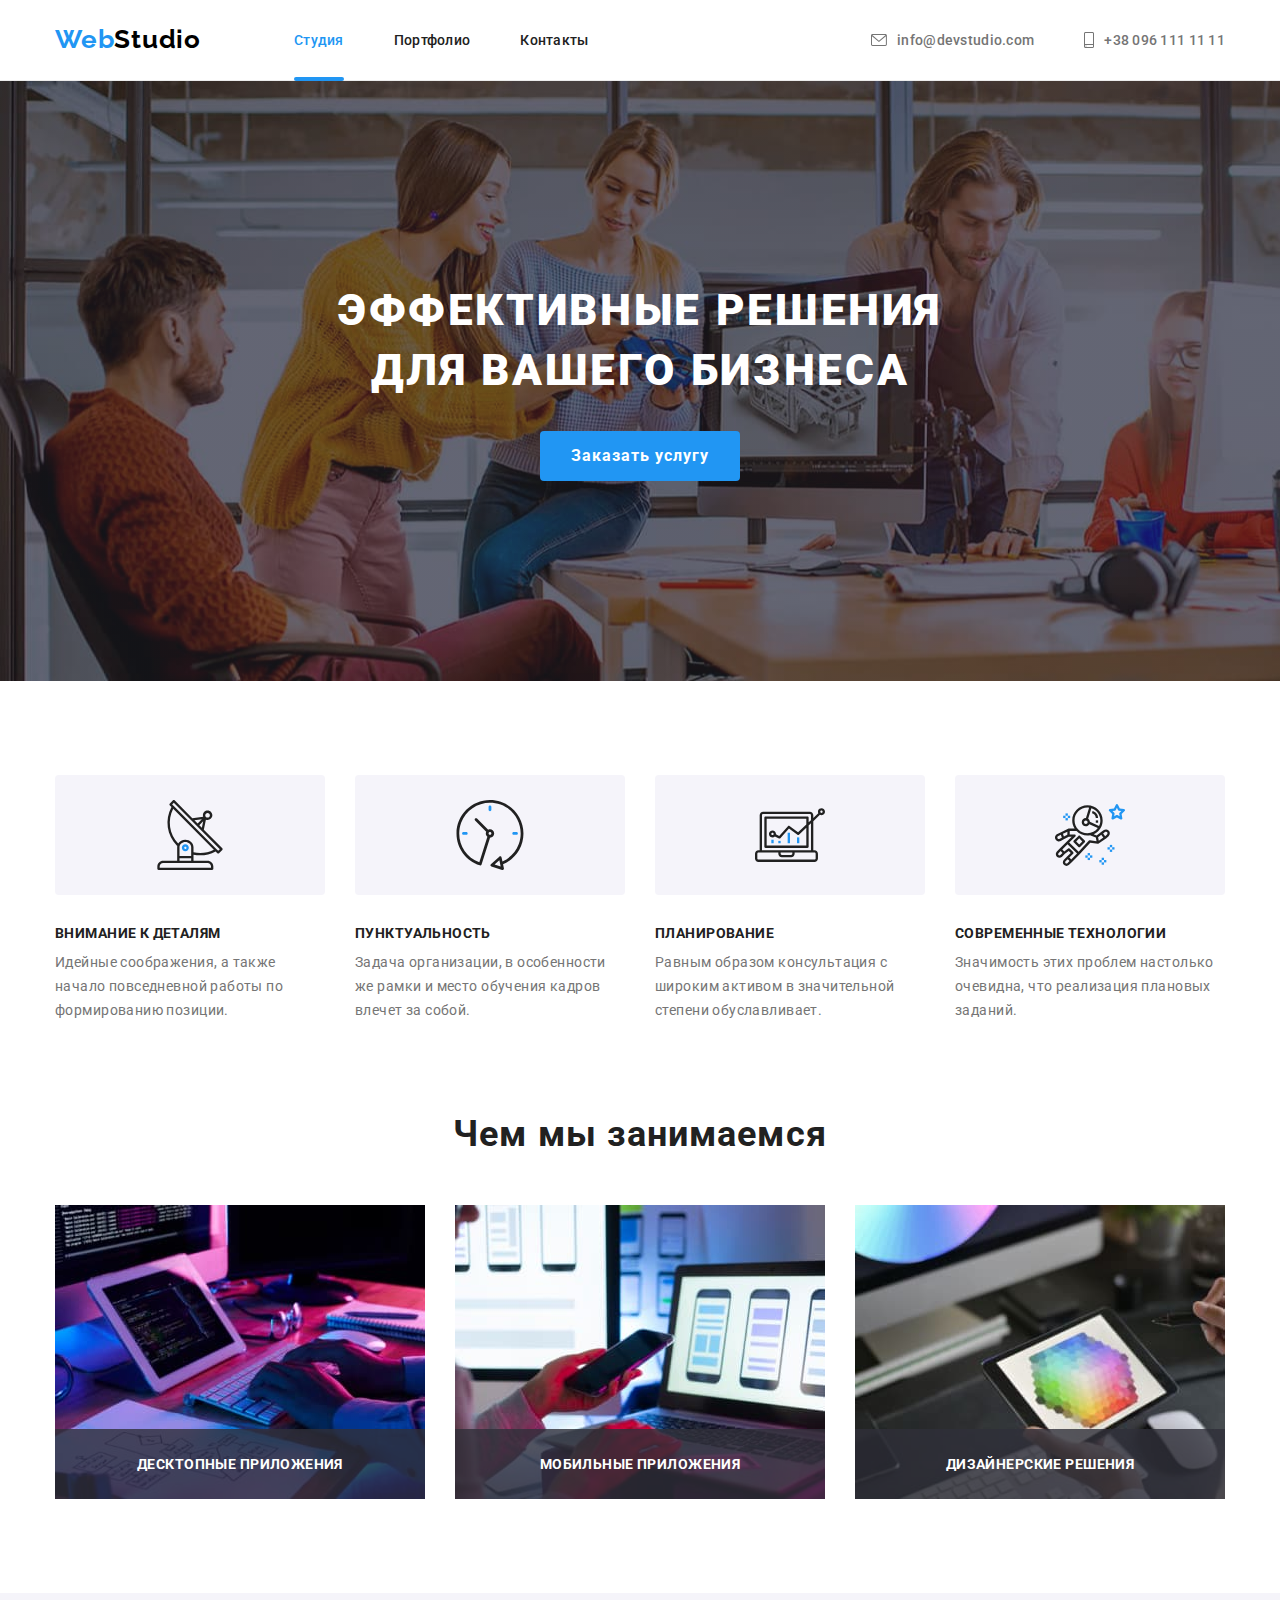
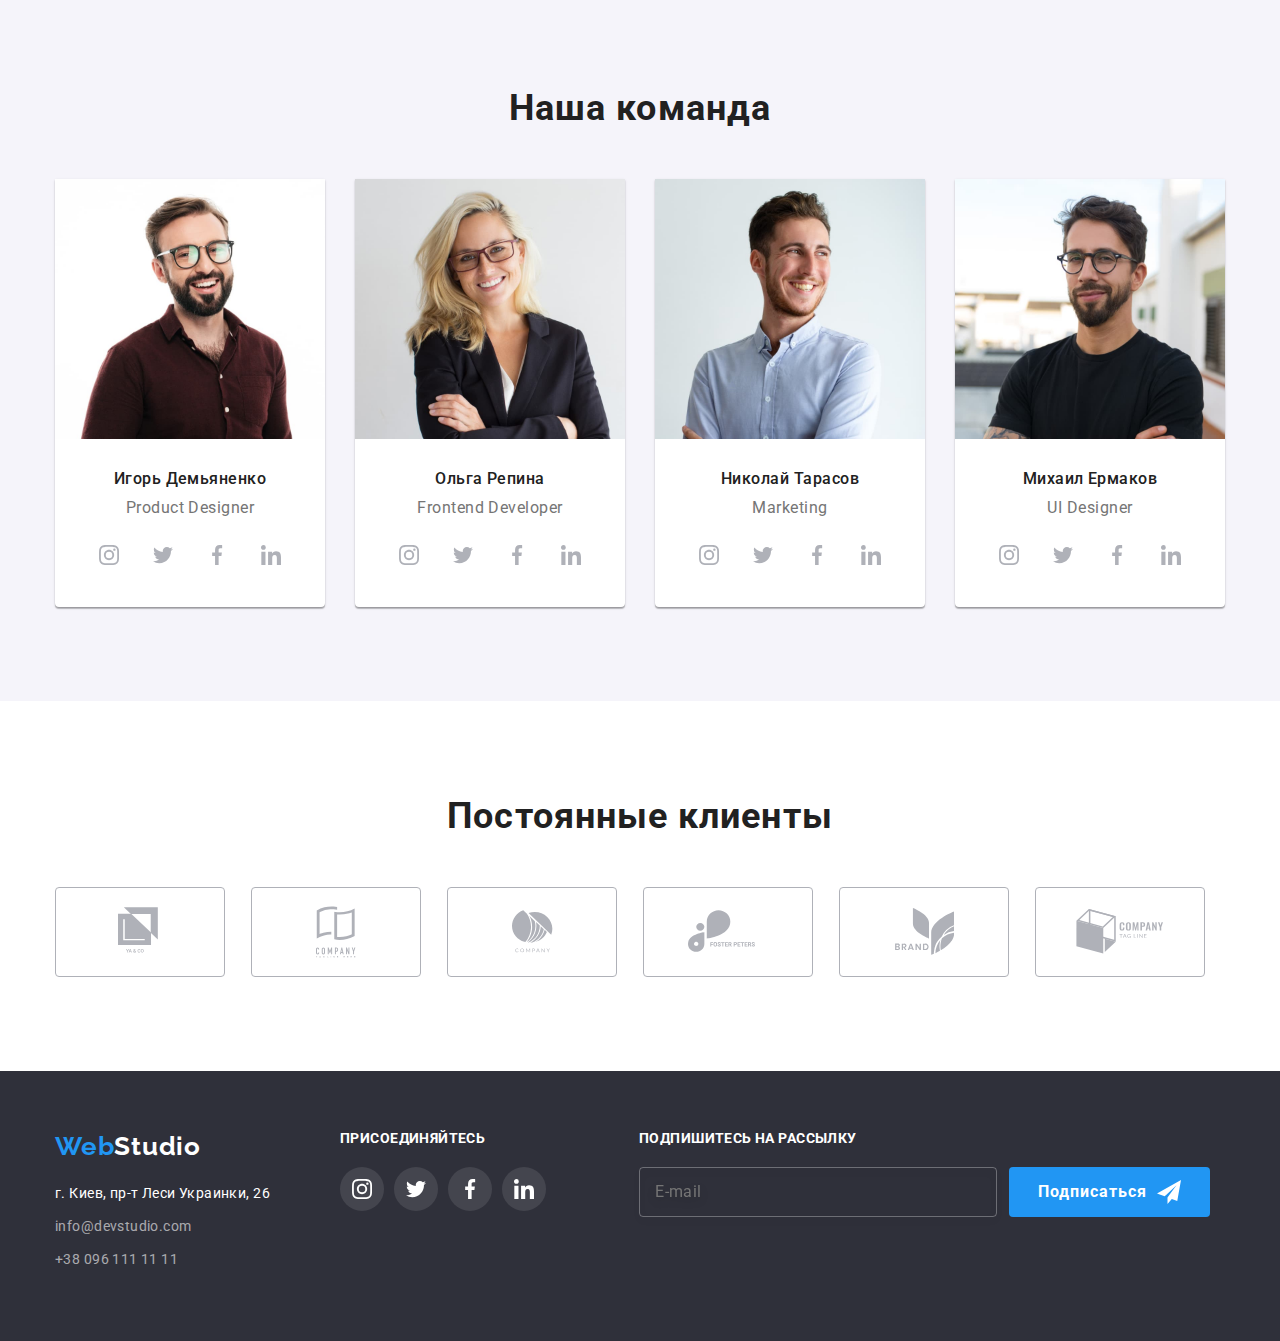
<file: index.html>
<!DOCTYPE html>
<html lang="ru">
<head>
    <meta charset="UTF-8">
    <meta name="viewport" content="width=device-width, initial-scale=1.0">
    <title>Web Studio</title>
    <link rel="stylesheet" href="https://cdnjs.cloudflare.com/ajax/libs/modern-normalize/1.0.0/modern-normalize.css">
    <link rel="stylesheet" href="https://fonts.googleapis.com/css2?family=Raleway:wght@700&family=Roboto:wght@400;500;700;900&display=swap">
    <link rel="stylesheet" href="./css/styles.css">
</head>
<body>
    
    <!-- HEADER -->
    <header class="header">
      <div class="container">
        <nav class="navigation">
            <a class="logo-light-theme link" href="./index.html" aria-label="WebStudio logo"><span class="logo-accent-color">Web</span>Studio</a>
            <ul class="navigation-list list">
                <li class="navigation-list-item">
                    <a class="navigation-list-link link current" href="./index.html">Студия</a>
                </li>
                <li class="navigation-list-item">
                    <a class="navigation-list-link link" href="./portfolio.html">Портфолио</a>
                </li>
                <li class="navigation-list-item">
                    <a class="navigation-list-link link" href="">Контакты</a>
                </li>
            </ul>
        </nav>
        <ul class="tel-mail-list list">
            <li class="header-tel-mail-list-item">
                <a class="header-mail-tel-link link mail" href="mailto:info@devstudio.com">
                    <svg class="header-mail-tel-link-icon" width="16px" height="12px">
                        <use href="./images/sprite.svg#icon-header-envelope"></use>
                    </svg>info@devstudio.com
                </a>
            </li>
            <li>
                <a class="header-mail-tel-link link tel" href="tel:+380961111111">
                    <svg class="header-mail-tel-link-icon" width="10px" height="16px">
                        <use href="./images/sprite.svg#icon-header-smartphone"></use>
                    </svg>+38 096 111 11 11
                </a>
            </li>
        </ul>
      </div>
    </header>
    
    <main>
        
        <!-- HERO -->
        <section class="hero">
            <h1 class="hero-title">Эффективные решения <br/> для вашего бизнеса</h1>
            <button class="hero-modal-button" type="button" data-modal-open>Заказать услугу</button>
        </section>
        
        <!-- OUR FEATURES -->
        <section class="our-features">
            <h2 class="visually-hidden">Наши особенности</h2>
                <div class="container">
                    <ul class="list our-features-list">
                        <li class="our-features-list-item"> 
                            <h3 class="our-features-title attantion-to-details">Внимание к деталям</h3>
                            <p class="our-features-description">Идейные соображения, а также начало повседневной работы по формированию позиции.</p>
                        </li>
                        <li class="our-features-list-item">
                            <h3 class="our-features-title punctuality">Пунктуальность</h3>
                            <p class="our-features-description">Задача организации, в особенности же рамки и место обучения кадров влечет за собой.</p>
                        </li>
                        <li class="our-features-list-item">
                            <h3 class="our-features-title planning">Планирование</h3>
                            <p class="our-features-description">Равным образом консультация с широким активом в значительной степени обуславливает.</p>
                        </li>
                        <li class="our-features-list-item">
                            <h3 class="our-features-title modern-technologies">Современные технологии</h3>
                            <p class="our-features-description">Значимость этих проблем настолько очевидна, что реализация плановых заданий.</p>
                        </li>
                    </ul>
                </div>
        </section>

        <!-- WHAT WE ARE DOING -->
        <section class="what-we-are-doing">
            <div class="container">
                <h2 class="section-title">Чем мы занимаемся</h2>
                <ul class="list">
                    <li class="what-we-are-doing-list-item">
                        <div class="what-we-are-doing-img-wrapper">
                            <img src="./images/what-we-are-doing/image1.jpg" alt="Десктопные приложения" height="294" width="370">
                            <h3 class="what-we-are-doing-overlay">Десктопные приложения</h3>
                        </div>
                    </li>
                    <li class="what-we-are-doing-list-item">
                        <div class="what-we-are-doing-img-wrapper">
                            <img src="./images/what-we-are-doing/image2.jpg" alt="Мобильные приложения" height="294" width="370">
                            <h3 class="what-we-are-doing-overlay">Мобильные приложения</h3>
                        </div>
                    </li>
                    <li class="what-we-are-doing-list-item">
                        <div class="what-we-are-doing-img-wrapper">
                            <img src="./images/what-we-are-doing/image3.jpg" alt="Дизайнерские решения" height="294" width="370">
                            <h3 class="what-we-are-doing-overlay">Дизайнерские решения</h3>
                        </div>                                                
                    </li>
                </ul>
            </div>
          
        </section>
        
        <!-- OUR TEAM -->
        <section class="our-team">
            <div class="container">
                <h2 class="section-title">Наша команда</h2>
                <ul class="our-team-list list">
                    <li class="our-team-list-item">
                        <img class="our-team-img" src="./images/our-team/productdesigner.jpg" alt="фото Игорь Демьяненко" width="270" height="260" >
                        <div class="our-team-description">
                            <h3 class="our-team-name">Игорь Демьяненко</h3>
                            <p class="our-team-position" lang="en">Product Designer</p>
                            <ul class="our-team-social-list list">
                                <li>
                                        <a class="our-team-social-link" href="">
                                            <svg class="our-team-social-icon" width="20px" height="20px">
                                                <use href="./images/sprite.svg#icon-social-media-instagram"></use>
                                            </svg>
                                        </a>
                                </li>
                                <li>
                                        <a class="our-team-social-link" href="">
                                            <svg class= "our-team-social-icon" width="20px" height="20px">
                                                <use href="./images/sprite.svg#icon-social-media-twitter"></use>
                                            </svg>
                                        </a>
                                </li>
                                <li>
                                        <a class="our-team-social-link" href="">
                                            <svg class= "our-team-social-icon" width="20px" height="20px">
                                                <use href="./images/sprite.svg#icon-social-media-facebook"></use>
                                            </svg>
                                        </a>
                                </li>
                                <li>
                                        <a class="our-team-social-link" href="">
                                            <svg class= "our-team-social-icon" width="20px" height="20px">
                                                <use href="./images/sprite.svg#icon-social-media-linkedin"></use>
                                            </svg>
                                        </a>
                                </li>
                            </ul>
                        </div>                   
                    </li>
                    <li class="our-team-list-item">
                        <img class="our-team-img" src="./images/our-team/frontenddeveloper.jpg" alt="фото Ольга Репина" width="270" height="260" >
                        <div class="our-team-description">
                            <h3 class="our-team-name">Ольга Репина</h3>
                            <p class="our-team-position" lang="en">Frontend Developer</p>
                            <ul class="our-team-social-list list">
                                <li>
                                    <a class="our-team-social-link" href="">
                                        <svg class="our-team-social-icon" width="20px" height="20px">
                                            <use href="./images/sprite.svg#icon-social-media-instagram"></use>
                                        </svg>
                                    </a>
                                </li>
                                <li>
                                    <a class="our-team-social-link" href="">
                                        <svg class= "our-team-social-icon" width="20px" height="20px">
                                            <use href="./images/sprite.svg#icon-social-media-twitter"></use>
                                        </svg>                                        
                                    </a>
                                </li>
                                <li>
                                    <a class="our-team-social-link" href="">
                                        <svg class= "our-team-social-icon" width="20px" height="20px">
                                            <use href="./images/sprite.svg#icon-social-media-facebook"></use>
                                        </svg>
                                    </a>
                                </li>
                                <li>
                                    <a class="our-team-social-link" href="">
                                        <svg class= "our-team-social-icon" width="20px" height="20px">
                                            <use href="./images/sprite.svg#icon-social-media-linkedin"></use>
                                        </svg>
                                    </a>
                                </li>
                            </ul>
                        </div>
                    </li>
                    <li class="our-team-list-item">
                        <img class="our-team-img" src="./images/our-team/marketing.jpg" alt="фото Николай Тарасов" width="270" height="260" >
                        <div class="our-team-description">
                            <h3 class="our-team-name">Николай Тарасов</h3>
                            <p class="our-team-position" lang="en">Marketing</p>
                            <ul class="our-team-social-list list">
                                <li>
                                    <a class="our-team-social-link" href="">
                                        <svg class="our-team-social-icon" width="20px" height="20px">
                                            <use href="./images/sprite.svg#icon-social-media-instagram"></use>
                                        </svg>
                                    </a>
                                </li>
                                <li>
                                    <a class="our-team-social-link" href="">
                                        <svg class= "our-team-social-icon" width="20px" height="20px">
                                            <use href="./images/sprite.svg#icon-social-media-twitter"></use>
                                        </svg>
                                    </a>
                                </li>
                                <li>
                                    <a class="our-team-social-link" href="">
                                        <svg class= "our-team-social-icon" width="20px" height="20px">
                                            <use href="./images/sprite.svg#icon-social-media-facebook"></use>
                                        </svg>
                                    </a>
                                </li>
                                <li>
                                    <a class="our-team-social-link" href="">
                                        <svg class= "our-team-social-icon" width="20px" height="20px">
                                            <use href="./images/sprite.svg#icon-social-media-linkedin"></use>
                                        </svg>
                                    </a>
                                </li>
                            </ul>
                        </div>
                    </li>
                    <li class="our-team-list-item">
                        <img class="our-team-img" src="./images/our-team/uidesigner.jpg" alt="фото Михаил Ермаков" width="270" height="260" >
                        <div class="our-team-description">
                            <h3 class="our-team-name">Михаил Ермаков</h3>
                            <p class="our-team-position" lang="en">UI Designer</p>
                            <ul class="our-team-social-list list">
                                <li>
                                    <a class="our-team-social-link" href="">
                                        <svg class="our-team-social-icon" width="20px" height="20px">
                                            <use href="./images/sprite.svg#icon-social-media-instagram"></use>
                                        </svg>
                                    </a>
                                </li>
                                <li>
                                    <a class="our-team-social-link" href="">
                                        <svg class= "our-team-social-icon" width="20px" height="20px">
                                            <use href="./images/sprite.svg#icon-social-media-twitter"></use>
                                        </svg>
                                    </a>
                                </li>
                                <li>
                                    <a class="our-team-social-link" href="">
                                        <svg class= "our-team-social-icon" width="20px" height="20px">
                                            <use href="./images/sprite.svg#icon-social-media-facebook"></use>
                                        </svg>
                                    </a>
                                </li>
                                <li>
                                    <a class="our-team-social-link" href="">
                                        <svg class= "our-team-social-icon" width="20px" height="20px">
                                            <use href="./images/sprite.svg#icon-social-media-linkedin"></use>
                                        </svg>
                                    </a>
                                </li>
                            </ul>
                        </div>              
                    </li>
                </ul>
            </div>
        </section> 

        <!-- OUR-CLIENTS -->
        <section class="our-clients">
            <div class="container">
                <h2 class="section-title">Постоянные клиенты</h2>
                <ul class="our-clients-list list">
                    <li class="our-clients-list-item">
                        <a href="" class="our-clients-link">
                            <svg class= "our-clients-icon" width="44px" height="49px">
                                <use href="./images/sprite.svg#icon-client-1"></use>
                            </svg>
                        </a>
                    </li>
                    <li class="our-clients-list-item">
                        <a href="" class="our-clients-link">
                            <svg class= "our-clients-icon" width="40px" height="52px">
                                <use href="./images/sprite.svg#icon-client-2"></use>
                            </svg>
                        </a>
                    </li>
                    <li class="our-clients-list-item">
                        <a href="" class="our-clients-link">
                            <svg class= "our-clients-icon" width="41px" height="43px">
                                <use href="./images/sprite.svg#icon-client-3"></use>
                            </svg>
                        </a>
                    </li>
                    <li class="our-clients-list-item">
                        <a href="" class="our-clients-link">
                            <svg class= "our-clients-icon" width="80px" height="43px">
                                <use href="./images/sprite.svg#icon-client-4"></use>
                            </svg>
                        </a>
                    </li>
                    <li class="our-clients-list-item">
                        <a href="" class="our-clients-link">
                            <svg class= "our-clients-icon" width="59px" height="47px">
                                <use href="./images/sprite.svg#icon-client-5"></use>
                            </svg>
                        </a>
                    </li>
                    <li class="our-clients-list-item">
                        <a href="" class="our-clients-link">
                            <svg class= "our-clients-icon" width="88px" height="45px">
                                <use href="./images/sprite.svg#icon-client-6"></use>
                            </svg>
                        </a>
                    </li>
                </ul>
            </div>
        </section>
    </main>

    <!-- FOOTER -->
    <footer class="footer">    
        <div class="footer-container container">
            <div class="footer-address-container">
                <a class="logo-dark-theme link" href="./index.html" aria-label="WebStudio logo"><span class="logo-accent-color">Web</span>Studio</a>
                <address >
                    <ul class="list">
                        <li>
                            <a class="footer-address-link link" href="https://goo.gl/maps/fJF2QhmKQaomCdyM7" target="_blank">г. Киев, пр-т Леси Украинки, 26</a>
                        </li>
                        <li>
                            <a class="footer-mail-tel-link link" href="mailto:info@devstudio.com">info@devstudio.com</a>
                        </li>
                        <li>
                            <a class="footer-mail-tel-link link" href="tel:+380961111111">+38 096 111 11 11</a>
                        </li>
                    </ul>  
                </address>
            </div>
            <div class="footer-social-container">
                <h3 class="footer-header">присоединяйтесь</h3>
                <ul class="footer-social-list list">
                    <li>
                        <a class="footer-social-link" href="">
                            <svg class="footer-social-icon" width="20px" height="20px">
                                <use href="./images/sprite.svg#icon-social-media-instagram"></use>
                            </svg>
                        </a>
                    </li>
                    <li>
                        <a class="footer-social-link" href="">
                            <svg class="footer-social-icon" width="20px" height="20px">
                                <use href="./images/sprite.svg#icon-social-media-twitter"></use>
                            </svg>
                        </a>
                    </li>
                    <li>
                        <a class="footer-social-link" href="">
                            <svg class="footer-social-icon" width="20px" height="20px">
                                <use href="./images/sprite.svg#icon-social-media-facebook"></use>
                            </svg>
                        </a>
                    </li>                        
                    <li>
                        <a class="footer-social-link" href="">
                            <svg class="footer-social-icon" width="20px" height="20px">
                                <use href="./images/sprite.svg#icon-social-media-linkedin"></use>
                            </svg>
                        </a>
                    </li>
                </ul>
            </div>
            <div class="footer-subscribtion-container">
                <h3 class="footer-header">Подпишитесь на рассылку</h3>
                <form action="#" class="subscription-form">
                    <input type="email" class="subscription-form-email" name="user-email" placeholder="E-mail" minlength="6">
                    <button type="submit" class="subscription-form-button">Подписаться
                        <svg class="subscription-form-email-icon" width="24px" height="24px">
                            <use href="./images/sprite.svg#icon-send"></use>
                        </svg>
                    </button>
                </form>
            </div>
        </div>
    </footer>

<!-- MODAL WINDOW -->
<div class="backdrop is-hidden" data-modal>
    <div class="modal">
        <button type="button" class="modal-close-btn" data-modal-close>
            <svg width="11px" height="11px">
                <use href="./images/sprite.svg#icon-close"></use>
            </svg>
        </button>
        <form action="#" class="modal-form">
            <h2 class="modal-title">Оставьте свои данные, мы вам перезвоним</h2>
            <div class="modal-wrapper">
                <label class="modal-label">Имя
                    <span class="modal-form-input-wrapper">
                        <input type="text" class="modal-form-input" name="user-name" required >
                        <svg width="12" height="12" class="modal-form-icon">
                            <use href="./images/sprite.svg#icon-name" ></use>
                        </svg>
                    </span>
                </label>
                <label class="modal-label">Телефон
                    <span class="modal-form-input-wrapper">
                        <input type="tel" class="modal-form-input" name="user-telephone" required>
                        <svg width="13" height="13" class="modal-form-icon">
                            <use href="./images/sprite.svg#icon-phone" ></use>
                        </svg>
                    </span>
                </label>
                <label class="modal-label">Почта
                    <span class="modal-form-input-wrapper">
                        <input type="email" class="modal-form-input" name="user-email" required>
                        <svg width="15" height="12" class="modal-form-icon">
                            <use href="./images/sprite.svg#icon-email" ></use>
                        </svg>
                    </span>
                </label>
                <label class="modal-label">Комментарий<textarea class="modal-form-comment" name="user-comment" cols="30" rows="10" placeholder="Введите текст"></textarea></label>
                <input type="checkbox" class="modal-form-policy visually-hidden" id="user-policy" name="user-policy" value="accept-policy">
                <label for="user-policy" class="modal-form-policy-message">Соглашаюсь с рассылкой и принимаю <a href="" class="modal-form-policy-link">Условия договора</a></label>
                <button type="submit" class="modal-send-btn">Отправить</button>
            </div>
        </form>
    </div>
</div>
<script src="./js/modal.js"></script>
</body>
</html>
</file>
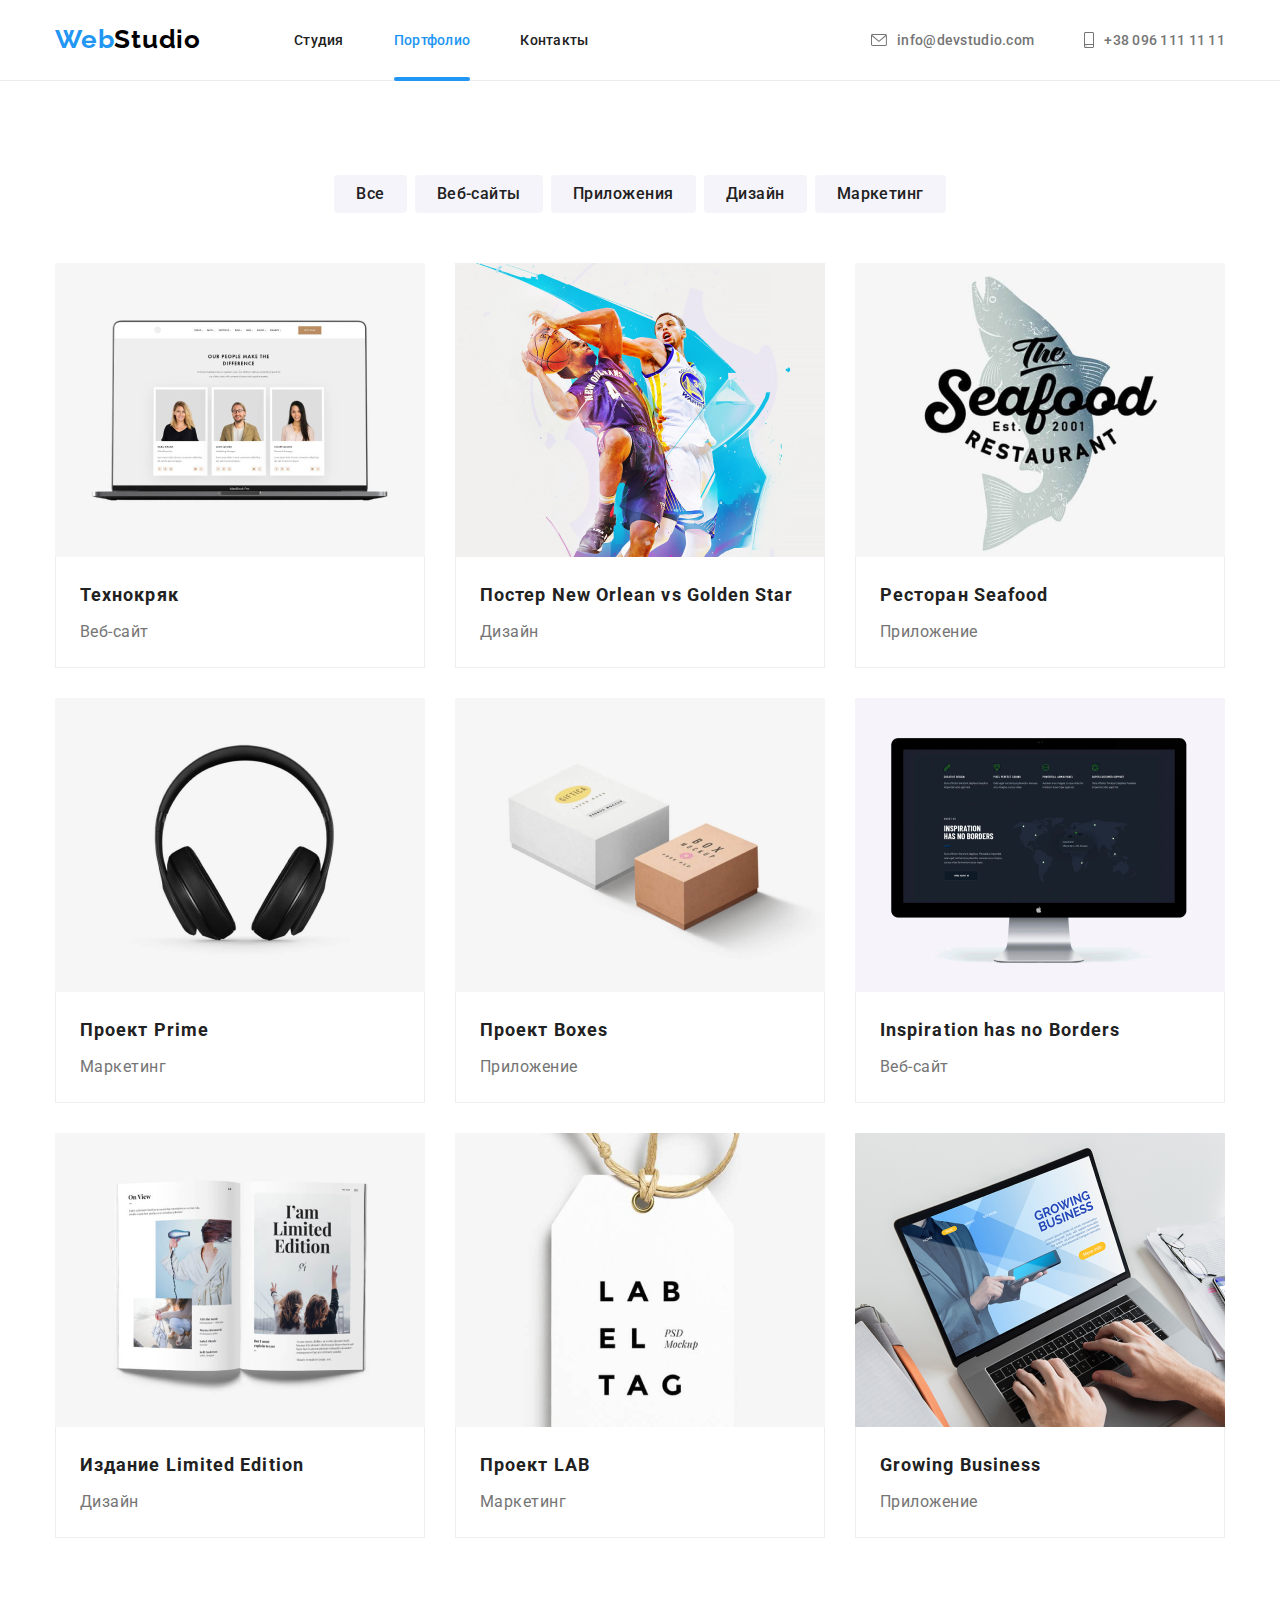
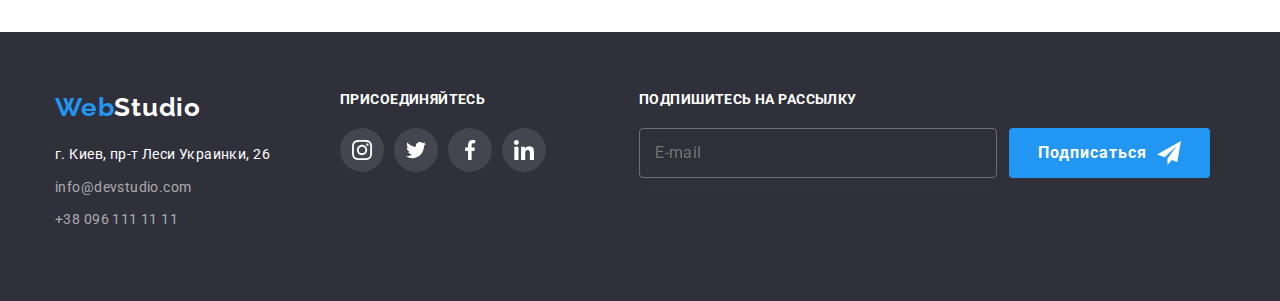
<file: portfolio.html>
<!DOCTYPE html>
<html lang="en">
<head>
    <meta charset="UTF-8">
    <meta name="viewport" content="width=device-width, initial-scale=1.0">
    <title>Portfolio</title>
    <link rel="stylesheet" href="https://cdnjs.cloudflare.com/ajax/libs/modern-normalize/1.0.0/modern-normalize.css">
    <link rel="stylesheet" href="https://fonts.googleapis.com/css2?family=Raleway:wght@700&family=Roboto:wght@400;500;700;900&display=swap">
    <link rel="stylesheet" href="./css/styles.css">
</head>
<body>
    <!-- HEADER-->
    <header class="header">
        <div class="container">
          <nav class="navigation">
              <a class="logo-light-theme link" href="./index.html" aria-label="WebStudio logo"><span class="logo-accent-color">Web</span>Studio</a>
              <ul class="navigation-list list">
                  <li class="navigation-list-item">
                      <a class="navigation-list-link link" href="./index.html">Студия</a>
                  </li>
                  <li class="navigation-list-item">
                      <a class="navigation-list-link link current" href="./portfolio.html">Портфолио</a>
                  </li>
                  <li class="navigation-list-item">
                      <a class="navigation-list-link link" href="">Контакты</a>
                  </li>
              </ul>
          </nav>
          <ul class="tel-mail-list list">
            <li class="header-tel-mail-list-item">
                <a class="header-mail-tel-link link mail" href="mailto:info@devstudio.com">
                    <svg class="header-mail-tel-link-icon" width="16px" height="12px">
                        <use href="./images/sprite.svg#icon-header-envelope"></use>
                    </svg>info@devstudio.com
                </a>
            </li>
            <li>
                <a class="header-mail-tel-link link tel" href="tel:+380961111111">
                    <svg class="header-mail-tel-link-icon" width="10px" height="16px">
                        <use href="./images/sprite.svg#icon-header-smartphone"></use>
                    </svg>
                    +38 096 111 11 11
                </a>
            </li>
        </ul>
        </div>
      </header>
    <main>
        <!--PORTFOLIO CONTAINER-->
        <div class="container">
           <section class="portfolio-main">
                  <!-- FILTER MENU -->
              <ul class="list portfolio-filter-list">
                <li class="portfolio-filter-list-item">
                    <button class="portfolio-filter-button">Все</button>
                </li>
                <li class="portfolio-filter-list-item">
                    <button class="portfolio-filter-button">Веб-сайты</button>
                </li>
                <li class="portfolio-filter-list-item">
                    <button class="portfolio-filter-button">Приложения</button>
                </li>
                <li class="portfolio-filter-list-item">
                    <button class="portfolio-filter-button">Дизайн</button>
                </li>
                <li class="portfolio-filter-list-item">
                    <button class="portfolio-filter-button">Маркетинг</button>
                </li>
            </ul>
        <!-- PROJECTS -->
        <ul class="list portfolio-projects-list">
            <li class="portfolio-projects-list-item">
                <a class="portfolio-projects-list-link link" href="">
                    <div class="portfolio-projects-img-wrapper">
                        <img 
                        src="./images/portfolio-page/project1.png" 
                        alt="Веб-сайт: Технокряк"
                        width="370"
                        height="294">
                        <p class="overlay">
                            Технокряк это современная площадка распространения коронавируса. Компании используют эту платформу для цифрового шпионажа и атак на защищённые сервера конкурентов.
                        </p>
                    </div>
                    <div class="portfolio-projects-description-container">
                        <h2 class="portfolio-project-name">Технокряк</h2>
                        <p class="portfolio-project-type">Веб-сайт</p>
                    </div>                          
                </a> 
            </li>
            <li class="portfolio-projects-list-item">
                <a class="portfolio-projects-list-link link" href="">
                    <div class="portfolio-projects-img-wrapper">
                        <img 
                        src="./images/portfolio-page/project2.png" 
                        alt="Дизайн: Постер New Orlean vs Golden Star"
                        width="370"
                        height="294">
                        <p class="overlay">
                            Lorem ipsum, dolor sit amet consectetur adipisicing elit. Sint quisquam maxime earum adipisci quia blanditiis accusamus ex. Quos, odit?
                        </p>
                    </div>
                    <div class="portfolio-projects-description-container">
                        <h2 class="portfolio-project-name">Постер New Orlean vs Golden Star</h2>
                        <p class="portfolio-project-type">Дизайн</p>
                    </div>                         
                </a>
            </li>
            <li class="portfolio-projects-list-item">
                <a class="portfolio-projects-list-link link" href="">
                    <div class="portfolio-projects-img-wrapper">
                        <img 
                        src="./images/portfolio-page/project3.png" 
                        alt="Приложение: Ресторан Seafood"
                        width="370"
                        height="294">
                        <p class="overlay">
                            Lorem ipsum dolor sit amet consectetur adipisicing elit. Labore nihil molestiae veniam sit rem aliquam voluptates sequi fugiat ratione nostrum?
                        </p>
                    </div>
                    <div class="portfolio-projects-description-container">
                        <h2 class="portfolio-project-name">Ресторан Seafood</h2>
                        <p class="portfolio-project-type">Приложение</p>
                    </div>
                </a>
            </li>
            <li class="portfolio-projects-list-item">
                <a class="portfolio-projects-list-link link" href="">
                    <div class="portfolio-projects-img-wrapper">
                        <img 
                        src="./images/portfolio-page/project4.png" 
                        alt="Маркетинг: Проект Prime"
                        width="370"
                        height="294">
                        <p class="overlay">
                            Lorem, ipsum dolor sit amet consectetur adipisicing elit. Corrupti voluptatum architecto deserunt id nostrum veritatis.
                        </p>
                    </div>
                    <div class="portfolio-projects-description-container">
                        <h2 class="portfolio-project-name">Проект Prime</h2>
                        <p class="portfolio-project-type">Маркетинг</p>
                    </div>                            
                </a>
            </li>
            <li class="portfolio-projects-list-item">
                <a class="portfolio-projects-list-link link" href="">
                    <div class="portfolio-projects-img-wrapper">
                        <img 
                        src="./images/portfolio-page/project5.png" 
                        alt="Приложение: Проект Boxes"
                        width="370"
                        height="294">
                        <p class="overlay">
                            Lorem ipsum dolor sit amet consectetur adipisicing elit. Iste asperiores sint beatae optio laborum facere voluptatibus! Quidem cumque ea, similique cum aliquid voluptatum.
                        </p>
                    </div>
                    <div class="portfolio-projects-description-container">
                        <h2 class="portfolio-project-name">Проект Boxes</h2>
                        <p class="portfolio-project-type">Приложение</p>
                    </div>
                </a>
            </li>
            <li class="portfolio-projects-list-item">
                <a class="portfolio-projects-list-link link" href="">
                    <div class="portfolio-projects-img-wrapper">
                        <img 
                        src="./images/portfolio-page/project6.png" 
                        alt="Веб-сайт: Inspiration has no Borders"
                        width="370"
                        height="294">
                        <p class="overlay">
                            Lorem ipsum dolor sit amet consectetur adipisicing elit. Aspernatur asperiores ex, quae rerum similique eligendi architecto vel quo ut consequatur unde rem!
                        </p>
                    </div>
                    <div class="portfolio-projects-description-container">
                        <h2 class="portfolio-project-name">Inspiration has no Borders</h2>
                        <p class="portfolio-project-type">Веб-сайт</p>
                    </div>                           
                </a>
            </li>
            <li class="portfolio-projects-list-item">
                <a class="portfolio-projects-list-link link" href="">
                    <div class="portfolio-projects-img-wrapper">
                        <img 
                        src="./images/portfolio-page/project7.png" 
                        alt="Дизайн: Издание Limited Edition"
                        width="370"
                        height="294">
                        <p class="overlay">
                            Lorem ipsum dolor sit, amet consectetur adipisicing elit. Nostrum in libero quisquam assumenda id, ab nihil debitis?
                        </p>
                    </div>
                    <div class="portfolio-projects-description-container">
                        <h2 class="portfolio-project-name">Издание Limited Edition</h2>
                        <p class="portfolio-project-type">Дизайн</p>
                    </div>                         
                </a>
            </li>
            <li class="portfolio-projects-list-item">
                <a class="portfolio-projects-list-link link" href="">
                    <div class="portfolio-projects-img-wrapper">
                        <img 
                        src="./images/portfolio-page/project8.png" 
                        alt="Маркетинг: Проект LAB"
                        width="370"
                        height="294">
                        <p class="overlay">
                            Lorem ipsum, dolor sit amet consectetur adipisicing elit. Inventore ipsa ipsum at fuga obcaecati ullam, earum velit aliquam ducimus molestiae.
                        </p>
                    </div>
                    <div class="portfolio-projects-description-container">
                        <h2 class="portfolio-project-name">Проект LAB</h2>
                        <p class="portfolio-project-type">Маркетинг</p>
                    </div>                            
                </a>
            </li>
            <li class="portfolio-projects-list-item">
                <a class="portfolio-projects-list-link link" href="">
                    <div class="portfolio-projects-img-wrapper">
                        <img 
                        src="./images/portfolio-page/project9.png" 
                        alt="Приложение: Growing Business"
                        width="370"
                        height="294">
                        <p class="overlay">
                            Lorem ipsum dolor sit amet, consectetur adipisicing elit. Ratione fuga officiis, tempore beatae a aut, omnis temporibus tempora soluta quam non possimus.
                        </p>
                    </div>
                    <div class="portfolio-projects-description-container">
                        <h2 class="portfolio-project-name">Growing Business</h2>
                        <p class="portfolio-project-type">Приложение</p>
                    </div>
                </a>
            </li>
        </ul>
           </section>
        </div>
    </main>
    <!-- FOOTER -->
    <footer class="footer">    
        <div class="footer-container container">
            <div class="footer-address-container">
                <a class="logo-dark-theme link" href="./index.html" aria-label="WebStudio logo"><span class="logo-accent-color">Web</span>Studio</a>
                <address >
                    <ul class="list">
                        <li>
                            <a class="footer-address-link link" href="https://goo.gl/maps/fJF2QhmKQaomCdyM7" target="_blank">г. Киев, пр-т Леси Украинки, 26</a>
                        </li>
                        <li>
                            <a class="footer-mail-tel-link link" href="mailto:info@devstudio.com">info@devstudio.com</a>
                        </li>
                        <li>
                            <a class="footer-mail-tel-link link" href="tel:+380961111111">+38 096 111 11 11</a>
                        </li>
                    </ul>  
                </address>
            </div>
            <div class="footer-social-container">
                <h3 class="footer-header">присоединяйтесь</h3>
                <ul class="footer-social-list list">
                    <li>
                        <a class="footer-social-link" href="">
                            <svg class="footer-social-icon" width="20px" height="20px">
                                <use href="./images/sprite.svg#icon-social-media-instagram"></use>
                            </svg>
                        </a>
                    </li>
                    <li>
                        <a class="footer-social-link" href="">
                            <svg class="footer-social-icon" width="20px" height="20px">
                                <use href="./images/sprite.svg#icon-social-media-twitter"></use>
                            </svg>
                        </a>
                    </li>
                    <li>
                        <a class="footer-social-link" href="">
                            <svg class="footer-social-icon" width="20px" height="20px">
                                <use href="./images/sprite.svg#icon-social-media-facebook"></use>
                            </svg>
                        </a>
                    </li>                        
                    <li>
                        <a class="footer-social-link" href="">
                            <svg class="footer-social-icon" width="20px" height="20px">
                                <use href="./images/sprite.svg#icon-social-media-linkedin"></use>
                            </svg>
                        </a>
                    </li>
                </ul>
            </div>
            <div class="footer-subscribtion-container">
                <h3 class="footer-header">Подпишитесь на рассылку</h3>
                <form action="#" class="subscription-form">
                    <input type="email" class="subscription-form-email" name="user-email" placeholder="E-mail" minlength="6">
                    <button type="submit" class="subscription-form-button">Подписаться
                        <svg class="subscription-form-email-icon" width="24px" height="24px">
                            <use href="./images/sprite.svg#icon-send"></use>
                        </svg>
                    </button>
                </form>
            </div>
        </div>
    </footer>
</body>
</html>
</file>
<file: css/styles.css>
:root {
    --main-font: "Roboto", sans-serif;
    --secondary-font: "Raleway", sans-serif;
    --accent-color: #2196F3;
    --title-color: #212121;
    --description-color: #757575;
    --main-light-theme-color:#FFFFFF;
    --buttons-bg-color:#F5F4FA;
    --icons-color: #AFB1B8;
}

*,
*::before,
*::after {
    margin: 0;
    padding: 0;
}

/* ====== COMPONENTS ====== */
.logo-accent-color{
    color: var(--accent-color);
}

body {
    font-family: var(--main-font);
}

.list {
    list-style: none;
}

.link {
    text-decoration: none;
}

.section-title {
    font-weight: 700;
    font-size: 36px;
    line-height: 1.167;
    text-align: center;
    letter-spacing: 0.03em;
    color: var(--title-color);
    margin-top: 0px;
    margin-bottom: 50px;
}

img {
    display: block;
}

.container {
    width: 1200px;
    padding: 0 15px;
    margin: 0 auto;
}

.visually-hidden {
    position: absolute !important;
    clip: rect(1px 1px 1px 1px); /* IE6, IE7 */
    clip: rect(1px, 1px, 1px, 1px);
    padding: 0 !important;
    border: 0 !important;
    height: 1px !important;
    width: 1px !important;
    overflow: hidden;
  }
/* ====== END-COMPONENTS ====== */


/* ====== HEADER ====== */
.header {
    border-bottom: 1px solid #ECECEC;
}

.header .container {
    display: flex;
    align-items: center;
}

.navigation {
    display: flex;
    align-items: center;

}

.logo-light-theme {
    font-family: var(--secondary-font);
    font-weight: 700;
    font-size: 26px;
    line-height: 1.192;
    letter-spacing: 0.03em;
    color: #000000;
    margin-right: 93px ;
    padding-top: 24px;
    padding-bottom: 25px;
}


.navigation-list {
    display: flex; 
}

.navigation-list-item .current {
    color: var(--accent-color);
    position: relative;
}

.navigation-list-item .current::after {
    position: absolute;
    display: block;
    content: "";
    bottom: -1px;
    width: 100%;
    height: 4px;
    border-radius: 2px;
    background: var(--accent-color);
}

.navigation-list-item:not(:last-child){
    margin-right: 50px;
}

.navigation-list-link {
    font-weight: 500;
    font-size: 14px;
    line-height: 1.142;
    letter-spacing: 0.02em;
    color: var(--title-color);
    display:block;
    transition: color 250ms cubic-bezier(0.4, 0, 0.2, 1);
}

.header-mail-tel-link-icon{
    margin-right: 10px;
    fill: var(--description-color);
    transition: fill 250ms cubic-bezier(0.4, 0, 0.2, 1);
}

.navigation-list-link.link {
    display:block;
    padding-top: 32px;
    padding-bottom: 32px;
}

.header .tel-mail-list {
    display: flex;
    align-items: center;
    margin-left: auto;
}

.header-mail-tel-link {
    display: flex;
    justify-content: center;
    align-items: center;
    padding-top: 32px;
    padding-bottom: 32px;
    font-weight: 500;
    font-size: 14px;        
    line-height: 1.142;
    letter-spacing: 0.02em;
    color: var(--description-color);
    transition: color 250ms cubic-bezier(0.4, 0, 0.2, 1);
}

.navigation-list-link:hover,
.navigation-list-link:focus,
.header-mail-tel-link:hover,
.header-mail-tel-link:focus,
.header-mail-tel-link:hover .header-mail-tel-link-icon,
.header-mail-tel-link:focus .header-mail-tel-link-icon{
    color: var(--accent-color);
    fill: var(--accent-color);
} 

.mail {
    margin-right: 50px;
}
/* ====== END-HEADER ====== */

/* ====== HERO ====== */
.hero {
    margin: 0 auto;
    max-width: 1600px;
    
    background-color: #2F303A;
    background:
        linear-gradient(
            rgba(47, 48, 58, 0.4),
            rgba(47, 48, 58, 0.4)),
        url(../images/hero-bg.jpg);
    background-size: cover;
    padding-top: 200px;
    padding-bottom: 200px;
    display: flex;
    flex-direction: column;
    
}

.hero-title {
    font-weight: 900;
    font-size: 44px;
    line-height: 1.36;
    text-align: center;
    letter-spacing: 0.06em;
    text-transform: uppercase;
    color: var(--main-light-theme-color);
    margin-bottom: 30px;
}

.hero-modal-button {
    font-family: var(--main-font);
    font-weight: 700;
    font-size: 16px;
    line-height: 1.875;
    letter-spacing: 0.06em;
    color: var(--main-light-theme-color);
    background-color: var(--accent-color);
    height: 50px;
    min-width: 200px;
    border-radius: 4px;
    padding: 10px 30px;
    border: none;
    margin: 0 auto;
}

.hero-modal-button:focus{
    outline: none;
}
/* ====== END-HERO ====== */

/* ====== OUR-FEATURES ====== */
.our-features {
    padding-top: 94px;
}

.our-features-title {
    font-weight: 700;
    font-size: 14px;
    line-height: 1.142;
    letter-spacing: 0.03em;
    text-transform: uppercase;
    color: var(--title-color);
    margin-top: 0px;
    margin-bottom: 10px;
}

.our-features-title::before {
    content: "";
    display: inline-flex;
    margin-bottom: 30px;
    width: 270px;
    height: 120px;
    border-radius: 4px;
    background-color: var(--buttons-bg-color);
    background-repeat: no-repeat;
    background-position: center;
}

.attantion-to-details::before{
    background-image: url(../images/our-features/features-1-antenna.svg);
}

.punctuality::before{
    background-image: url(../images/our-features/features-2-clock.svg);
}

.planning::before{
    background-image: url(../images/our-features/features-3-diagram.svg);
}

.modern-technologies::before{
    background-image: url(../images/our-features/features-4-astronaut.svg);
}

.our-features-description {
    font-weight: 400;
    font-size: 14px;
    line-height: 1.71;
    letter-spacing: 0.03em;
    color: var(--description-color);
}

.our-features .container {
    display: flex;
}

.our-features-list-item{
    width: 270px;
    height: 101px;
    display: inline-block;
}

.our-features-list-item:not(:last-child){
    margin-right: 26px;
}
/* ====== END-OUR-FEATURES ====== */

/* ====== WHAT-WE-ARE-DOING ====== */
.what-we-are-doing {
    padding: 94px 0;
}

.what-we-are-doing .section-title{
    margin-bottom: 50px;
}

.what-we-are-doing .container{
    display: flex;
    flex-direction: column;
}

.what-we-are-doing .list {
    display: flex;
}

.what-we-are-doing-list-item:not(:last-child) {
    margin-right: 30px;
}

.what-we-are-doing-img-wrapper{
    position: relative;
}

.what-we-are-doing-overlay{
    position: absolute;
    bottom: 0;
    left: 0;
    width: 100%;
    height: 70px;
    padding-top: 27px;
    padding-bottom: 27px;
    font-family: var(--main-font);
    font-style: normal;
    font-weight: bold;
    font-size: 14px;
    line-height: 1.143;
    text-align: center;
    letter-spacing: 0.03em;
    text-transform: uppercase;
    color: var(--main-light-theme-color);
    background: rgba(47, 48, 58, 0.8);
}
/* ====== END-WHAT-WE-ARE-DOING ====== */

/* ====== OUR-TEAM ====== */
/*.our-team-img*/
.our-team {
    background-color: var(--buttons-bg-color);
    padding-top: 94px;
    padding-bottom: 94px;
}

.our-team .container{
    display: flex;
    flex-direction: column;
}

.our-team .section-title{
    margin-bottom: 50px;
}

.our-team-list {
    display: flex;
}

.our-team-list-item {
    box-shadow: 
        0px 1px 3px rgba(0, 0, 0, 0.12),
        0px 1px 1px rgba(0, 0, 0, 0.14), 
        0px 2px 1px rgba(0, 0, 0, 0.2);
    border-bottom-right-radius: 4px;
    border-bottom-left-radius: 4px;
    background-color: var(--main-light-theme-color);
}

.our-team-list-item:not(:last-child) {
    margin-right: 30px;
}

.our-team-description {
    padding: 30px 32px; 
}

.our-team-name {
    font-weight: 500;
    font-size: 16px;
    line-height: 1.188;
    text-align: center;
    letter-spacing: 0.03em;
    color: var(--title-color);
    margin-bottom: 10px;
}

.our-team-position{
    font-weight: 400;
    font-size: 16px;
    line-height: 1.188;
    text-align: center;
    letter-spacing: 0.03em;
    color: var(--description-color);
    margin-bottom: 16px;
}

.our-team-social-link{
    display: flex;
    align-items: center;
    justify-content: center;
    width: 44px;
    height: 44px;
    border-radius: 50%;
    transition: background-color 250ms cubic-bezier(0.4, 0, 0.2, 1);
}

.our-team-social-list{
    display: flex;
    justify-content: space-between;
}

.our-team-social-link:hover,
.our-team-social-link:focus {
    background-color: var(--accent-color);
}

.our-team-social-icon{
    fill: var(--icons-color);
    transition: fill 250ms cubic-bezier(0.4, 0, 0.2, 1);
}

.our-team-social-link:hover .our-team-social-icon,
.our-team-social-link:focus .our-team-social-icon {
    fill: var(--main-light-theme-color)
}
/* ====== END-OUR-TEAM ====== */


/* ====== OUR-CLIENTS ====== */
.our-clients {
    padding-top: 94px;
    padding-bottom: 94px;
}

.our-clients-list{
    display: inline-flex;
}

.our-clients-list-item:not(:last-child){
    margin-right: 26px;
}

.our-clients-link{
    display: flex;
    justify-content: center;
    align-items: center;
    border: 1px solid var(--icons-color);
    width: 170px;
    height: 90px;
    border-radius: 4px;
    transition: border-color 250ms cubic-bezier(0.4, 0, 0.2, 1);
}

.our-clients-link:hover,
.our-clients-link:focus {
    border-color: var(--accent-color);
}

.our-clients-icon{
    fill: var(--icons-color);
    transition: fill 250ms cubic-bezier(0.4, 0, 0.2, 1);
}

.our-clients-link:hover .our-clients-icon,
.our-clients-link:focus .our-clients-icon{
    fill: var(--accent-color);
}
/* ====== END-OUR-CLIENTS ====== */


/* ====== FOOTER ====== */
.footer{
    background-color: #2F303A; 
}

.footer-container{
    display: flex;
    padding: 60px 15px;
}

.footer-address-container{
    margin-right: 70px;
}

.logo-dark-theme{
    font-family: var(--secondary-font);
    font-weight: 700;
    font-size: 26px;
    line-height: 1.192;
    letter-spacing: 0.03em;
    color: var(--main-light-theme-color);
    margin-top: 0px;
    margin-bottom: 20px;
    display: inline-block;
}

.footer-address-link {
    font-family: var(--main-font);
    font-weight: 400;
    font-style: normal;
    font-size: 14px;
    line-height: 1.71;
    letter-spacing: 0.03em;
    color: var(--main-light-theme-color);
    margin-bottom: 9px;
    display: inline-block;
    transition: color 250ms cubic-bezier(0.4, 0, 0.2, 1);
}

.footer-mail-tel-link{
    font-family: var(--main-font);
    font-weight: 400;
    font-style: normal;
    font-size: 14px;
    line-height: 1.71;
    letter-spacing: 0.03em;
    color: rgba(255, 255, 255, 0.6);
    margin-top: 0px;
    margin-bottom: 9px;
    display: inline-block;
    transition: color 250ms cubic-bezier(0.4, 0, 0.2, 1);
}

.footer-address-link:hover,
.footer-address-link:focus,
.footer-mail-tel-link:hover,
.footer-mail-tel-link:focus {
    color: var(--accent-color);
    outline: none;
}

.footer-social-container{
    width: 206px;
    height: 132px;
    margin-right: 93px;
}

.footer-header {
    font-family: var(--main-font);
    font-weight: 700;
    font-size: 14px;
    line-height: 1.14;
    letter-spacing: 0.03em;
    text-transform: uppercase;
    color: var(--main-light-theme-color);
    margin-bottom: 20px;
}

.footer-social-list{
    display: flex;
    justify-content: space-between;
}

.footer-social-link{
    display: flex;
    align-items: center;
    justify-content: center;
    width: 44px;
    height: 44px;
    border-radius: 50%;
    background-color:rgba(255, 255, 255, 0.1);
    transition: background-color 250ms cubic-bezier(0.4, 0, 0.2, 1);
}

.footer-social-link:hover,
.footer-social-link:focus {
    background-color: var(--accent-color);
    outline: none;
}

.footer-social-icon{
    fill: var(--main-light-theme-color)
}

.footer-subscribtion-container
.subscription-form{
    display: flex;
}

.subscription-form-email{
    width: 358px;
    height: 50px;
    padding: 15px;
    margin-right: 12px;
    border: 1px solid rgba(255, 255, 255, 0.3);
    box-sizing: border-box;
    filter: drop-shadow(0px 4px 4px rgba(0, 0, 0, 0.15));
    border-radius: 4px;
    background-color: transparent;
    font-family: var(--main-font);
    font-size: 16px;
    line-height: 1.25;
    letter-spacing: 0.03em;
    color: rgba(255, 255, 255, 0.6);
    transition: border 250ms cubic-bezier(0.4, 0, 0.2, 1);
}

.subscription-form-email:focus,
.subscription-form-button:focus{
    outline: none;
}

.subscription-form-email:hover,
.subscription-form-email:focus{
    border: 1px solid var(--accent-color);
    background-color: transparent;
}

.subscription-form-email:hover::placeholder,
.subscription-form-email:focus::placeholder{
    color: var(--accent-color);
}



.subscription-form-button{
    display: flex; 
    align-items: center;
    min-width: 200px;
    height: 50px;
    border-radius: 4px;
    padding: 10px 29px;
    border: none;
    font-family: var(--main-font);
    font-weight: 700;
    font-size: 16px;
    line-height: 1.875;
    letter-spacing: 0.06em;
    color: var(--main-light-theme-color);
    background-color: var(--accent-color);
}

.subscription-form-email-icon{
    margin-left: 10px;
}
/* ====== END-FOOTER ====== */


/* ====== PORTFOLIO-MAIN ====== */
.portfolio-main {
    padding-top: 94px;
    padding-bottom: 94px;
}
/* ====== END-PORTFOLIO-MAIN ====== */


/* ====== PORTFOLIO-FILTERS ====== */
.portfolio-filter-list{
    display: flex;
    justify-content: center;
    margin-bottom: 50px;
}

.portfolio-filter-list-item:not(:last-child){
    margin-right: 8px;
}

.portfolio-filter-button{
    font-weight: 500;
    font-size: 16px;
    line-height: 1.62;
    text-align: center;
    letter-spacing: 0.03em;
    color: var(--title-color);
    background-color: var(--buttons-bg-color);
    border: none;
    border-radius: 4px;
    padding: 6px 22px;
    display: inline-block;
    transition: color 250ms cubic-bezier(0.4, 0, 0.2, 1), background-color 250ms cubic-bezier(0.4, 0, 0.2, 1), box-shadow 250ms cubic-bezier(0.4, 0, 0.2, 1);
}

.portfolio-filter-button:hover,
.portfolio-filter-button:focus { 
    color: var(--main-light-theme-color);
    background-color: var(--accent-color);
    box-shadow: 
        0px 3px 1px rgba(0, 0, 0, 0.1), 
        0px 1px 2px rgba(0, 0, 0, 0.08), 
        0px 2px 2px rgba(0, 0, 0, 0.12);
}
/* ====== END-PORTFOLIO-FILTERS ====== */

/* ====== PORTFOLIO-PROJECTS ====== */
.portfolio-projects-list {
    display: flex;
    flex-wrap: wrap;
}

.portfolio-projects-list-item:not(:nth-last-child(-n+3)) {
    margin-bottom: 30px
}
.portfolio-projects-list-item:not(:nth-child(3n+3)) {
    margin-right: 30px
}

.portfolio-projects-list-link {
    display: block;
    transition: box-shadow 250ms cubic-bezier(0.4, 0, 0.2, 1);
}

.portfolio-projects-list-link:hover,
.portfolio-projects-list-link:focus {
    box-shadow: 
        0px 1px 1px rgba(0, 0, 0, 0.12), 
        0px 4px 4px rgba(0, 0, 0, 0.06), 
        1px 4px 6px rgba(0, 0, 0, 0.16);
}

.portfolio-projects-description-container {
    padding: 20px 24px;
    border: 1px solid #EEEEEE; 
    border-top: none
}

.portfolio-project-name{
    font-weight: 700;
    font-size: 18px;
    line-height: 2;
    letter-spacing: 0.06em;
    color: var(--title-color);
    margin-bottom: 4px;
}

.portfolio-project-type {
    font-weight: 400;
    font-size: 16px;
    line-height: 1.87;
    letter-spacing: 0.03em;
    color: var(--description-color);
}

.portfolio-projects-img-wrapper{
    position: relative;
    overflow: hidden
}

.overlay {
    position: absolute;
    top: 0;
    left: 0;
    width: 100%;
    height: 100%;
    padding: 63px 24px;
    font-family: var(--main-font);
    font-style: normal;
    font-weight: normal;
    font-size: 18px;
    line-height: 28px;
    letter-spacing: 0.03em;
    color: var(--main-light-theme-color);
    background: rgba(33, 150, 243, 0.9);
    opacity: 0;
    visibility: hidden;
    transform: translateY(100%);
    transition: opacity 250ms cubic-bezier(0.4, 0, 0.2, 1),transform 250ms cubic-bezier(0.4, 0, 0.2, 1),visibility 250ms cubic-bezier(0.4, 0, 0.2, 1);
}

.portfolio-projects-list-item:hover .overlay,
.portfolio-projects-list-item:focus .overlay {
    opacity: 1;
    visibility: visible;
    transform: translateY(0);
}
/* ====== END-PORTFOLIO-PROJECTS ====== */


/* ====== MODAL-WINDOW ====== */

.backdrop{
    position: fixed;
    top: 0;
    left: 0;
    width: 100%;
    height: 100%;
    background-color: rgba(0, 0, 0, 0.2);
    transition: all 500ms ease-out 250ms;
}

/*уход backdrop*/
.backdrop.is-hidden {
    opacity: 0;
    visibility: hidden;
    pointer-events: none;
    transition: all 500ms ease-in 250ms;
}

.modal {
    position: absolute;
    top: 50%;
    left: 50%;
    transform: translate(-50%, -50%) scale(1);
    width: 528px;
    height: 581px;
    padding: 40px;
    background-color: var(--main-light-theme-color);
    transition: all 500ms ease-in-out 250ms;
}

/*уход modal*/
.backdrop.is-hidden .modal {
    transform: translate(-50%, -50%) scale(0);
    transition: all 500ms ease-in-out 250ms;
}

.modal-close-btn{
    position: absolute;
    top: 8px;
    right: 8px;
    display: flex;
    align-items: center;
    justify-content: center;
    width: 30px;
    height: 30px;
    cursor: pointer;
    background: var(--main-light-theme-color);
    border: 1px solid rgba(0, 0, 0, 0.1);
    border-radius: 50%;
    box-sizing: border-box;
}

/* .modal-form{
 
} */

.modal-title{
    font-family: var(--main-font);
    font-weight: 700;
    font-size: 20px;
    line-height: 1.15;
    text-align: center;
    letter-spacing: 0.03em;
    color: var(--title-color);
    margin-bottom: 12px;
}

.modal-wrapper{
    display: flex;
    flex-direction: column;
}

.modal-label{
    font-family: var(--main-font);
    font-weight: 400;
    font-size: 12px;
    line-height: 1.167;
    letter-spacing: 0.01em;
    color: var(--description-color);
}

.modal-form-input-wrapper{
    display: block;
    position: relative;
    margin-top: 4px;
}

.modal-form-input{
    display: block;
    width: 100%;
    height: 40px;
    border: 1px solid rgba(33, 33, 33, 0.2);
    box-sizing: border-box;
    border-radius: 4px;
    margin-bottom: 10px;
    padding: 11px 12px 11px 42px;
    transition: border 250ms cubic-bezier(0.4, 0, 0.2, 1);
}

.modal-form-icon{
    position: absolute;
    left: 15px;
    top: 50%;
    transform: translateY(-50%);
}
.modal-form-comment{
    width: 100%;
    height: 120px;
    border: 1px solid rgba(33, 33, 33, 0.2);
    box-sizing: border-box;
    border-radius: 4px;
    margin-bottom: 20px;
    margin-top: 4px;
    padding: 12px 16px;
    resize: none;
    transition: border 250ms cubic-bezier(0.4, 0, 0.2, 1);
}

.modal-form-input:focus,
.modal-form-comment:focus{
    outline: none;
    border: 1px solid var(--accent-color)
}

.modal-form-input:focus + .modal-form-icon{
    fill: var(--accent-color);
}

.modal-form-comment::placeholder{
    font-family: Roboto;
    font-weight: 400;
    font-size: 14px;
    line-height: 1.143;
    letter-spacing: 0.01em;
    color: rgba(117, 117, 117, 0.5);
}


.modal-form-policy{
    margin-right: 7px;
}
.modal-form-policy-message{
    display: flex;
    align-items: center;
    font-family: var(--main-font);
    font-weight: 400;
    font-size: 14px;
    line-height: 1.71;
    letter-spacing: 0.03em;
    color: var(--description-color);
}

.modal-form-policy-message::before{
    content: "";
    display: inline-flex;
    margin-right: 7px;
    width: 16px;
    height: 15px;
    fill: var(--title-color);
    background-position: center;
    background-repeat: no-repeat;
    background-image: url(../images/modal/checkbox.svg);
}

.modal-form-policy:checked + .modal-form-policy-message::before{
    background-image: url(../images/modal/checkbox-active.svg);
}
  

.modal-form-policy-link{
        color: var(--accent-color);
    }


.modal-send-btn {
    min-width: 200px;
    height: 50px;
    padding: 10px 55px;
    font-family: var(--main-font);
    font-weight: 700;
    font-size: 16px;
    line-height: 1.875;
    letter-spacing: 0.06em;
    color: var(--main-light-theme-color);
    background-color: var(--accent-color);
    box-shadow: 0px 4px 4px rgba(0, 0, 0, 0.15);
    border-radius: 4px;
    border: none;
    margin: 30px auto 0 auto;
    align-self: center;
}
/* ====== END-MODAL-WINDOW ====== */
</file>
